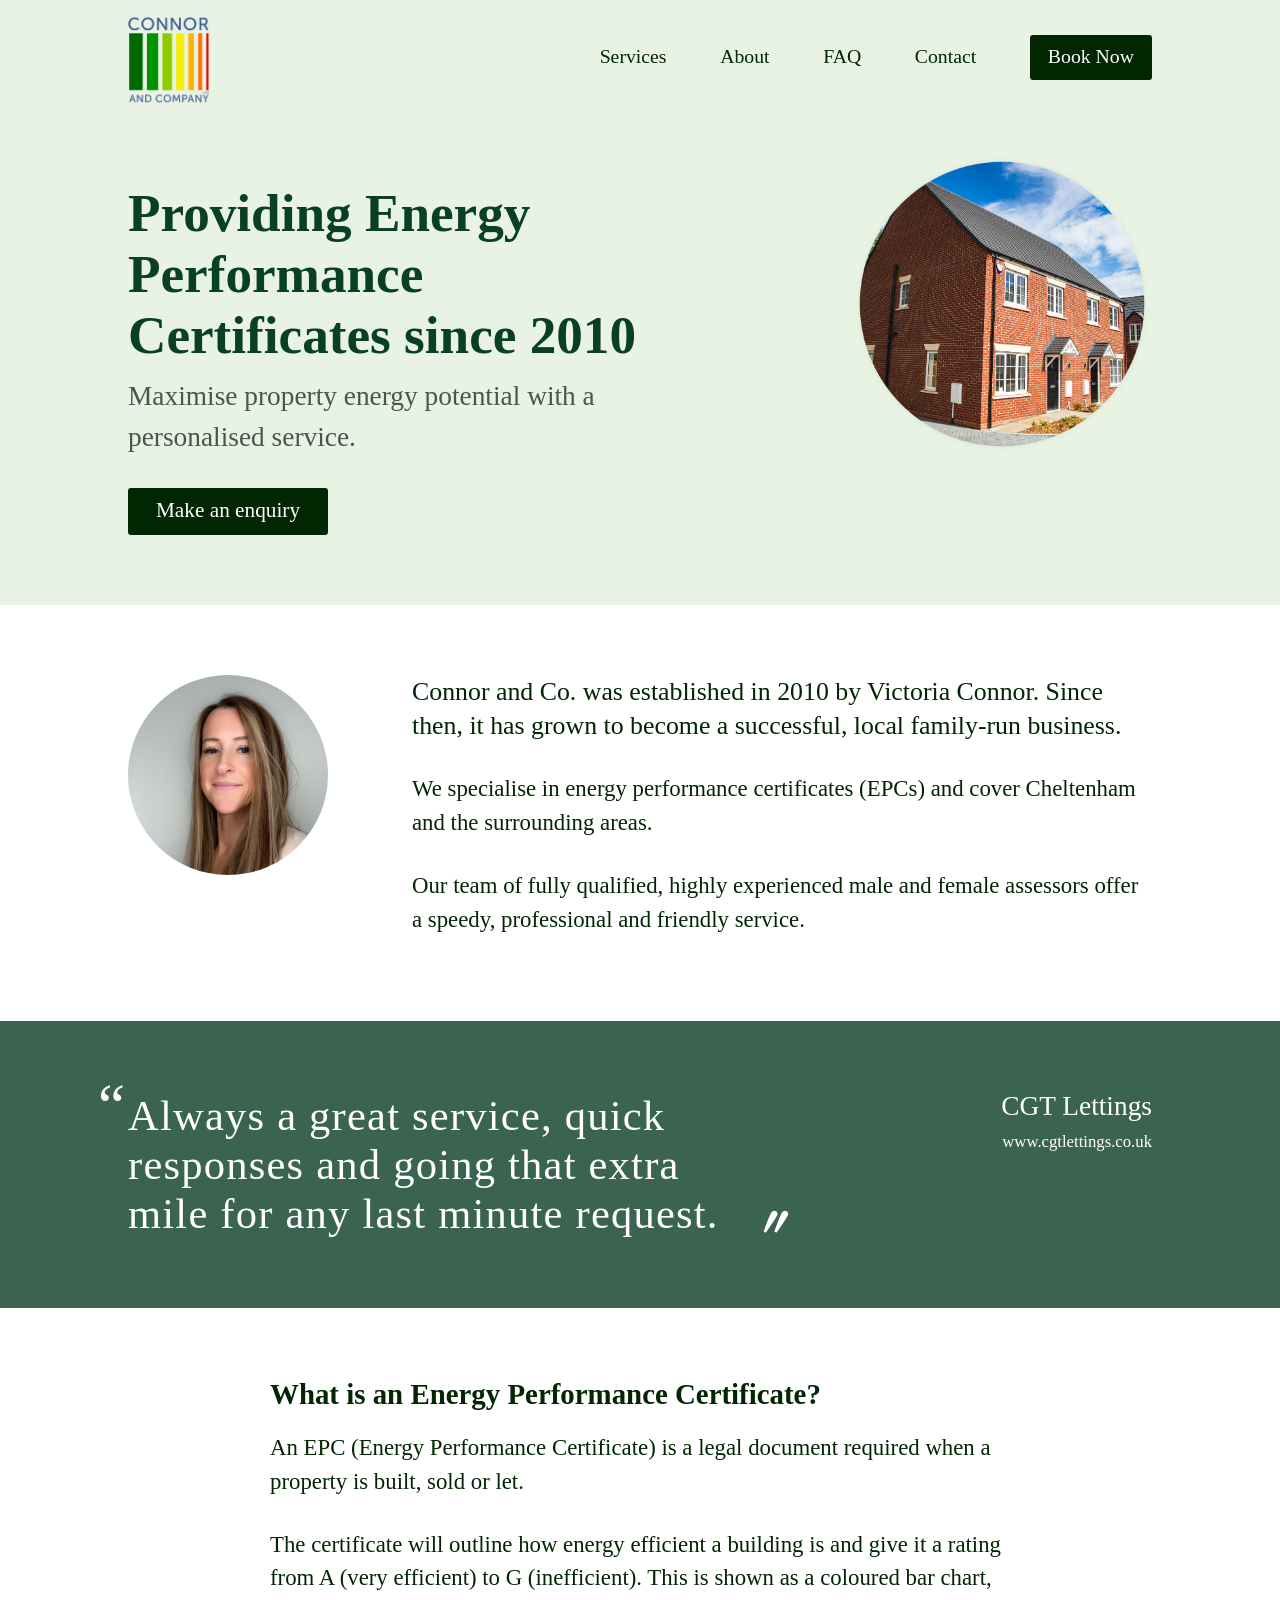
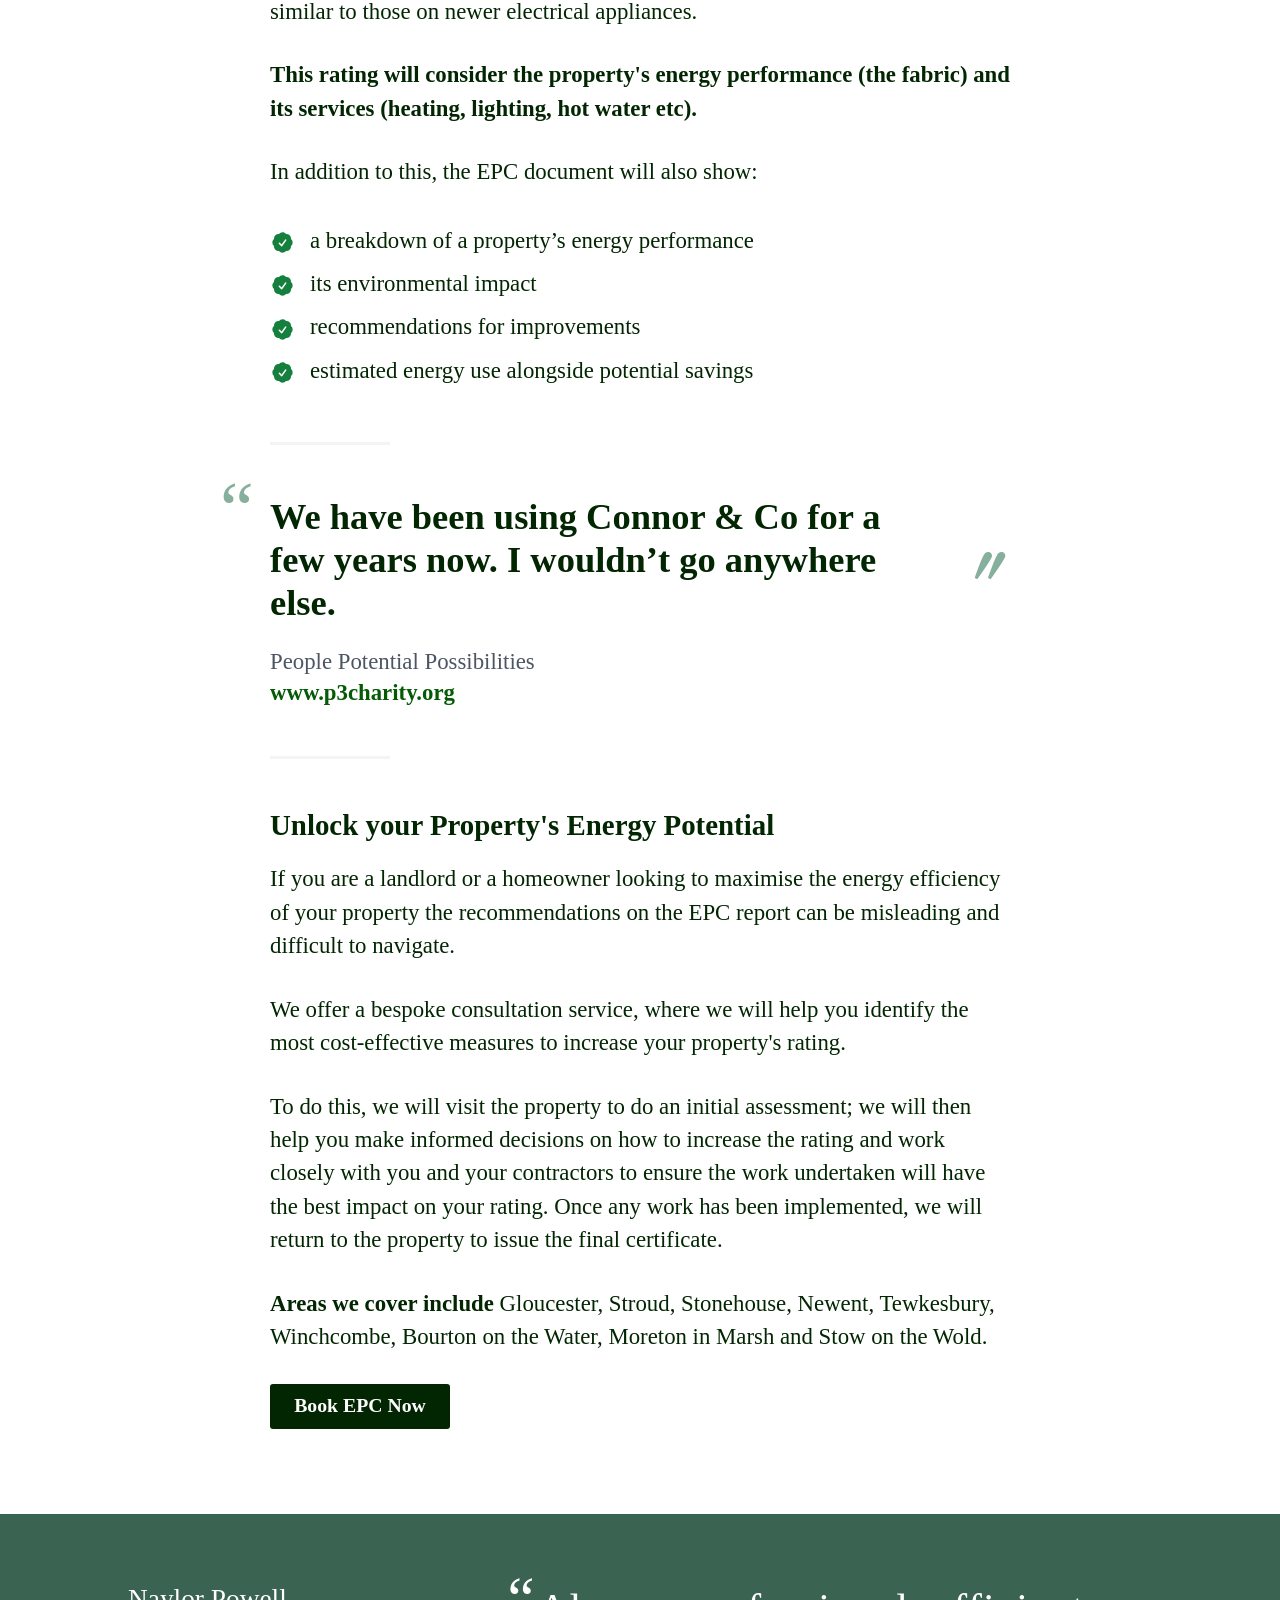
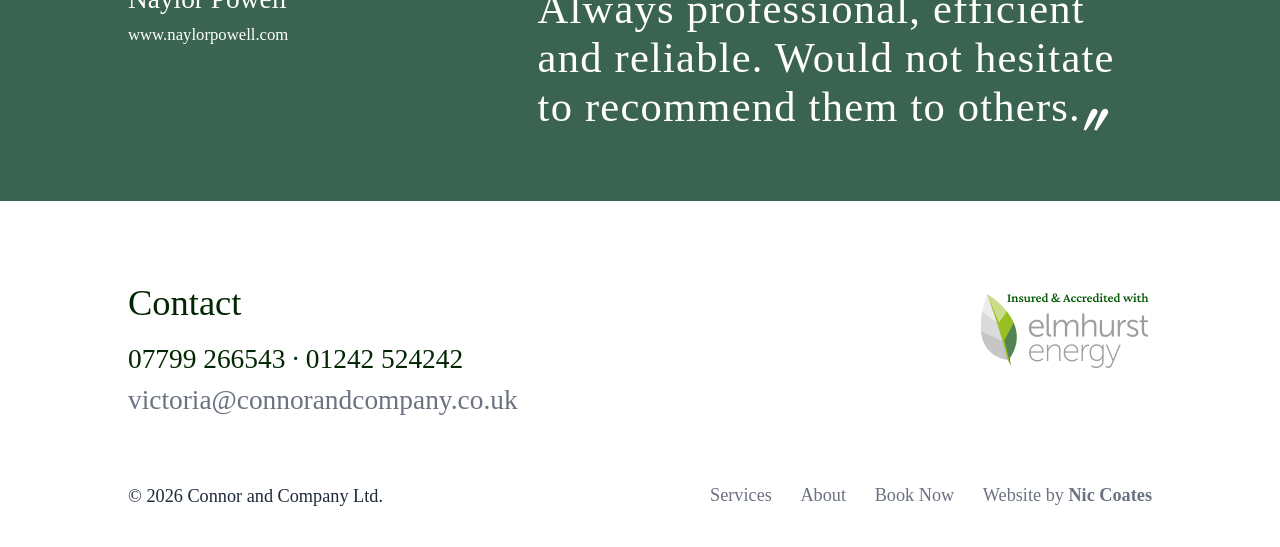
<file: index.html>
<!DOCTYPE html>
<html lang="en">
<head>
    <meta charset="utf-8" />
    <meta content='text/html; charset=utf-8' http-equiv='Content-Type'>
    <meta http-equiv='X-UA-Compatible' content='IE=edge'>
    <meta name='viewport' content="width=device-width,height=device-height, initial-scale=1, shrink-to-fit=yes">

    <meta name="author" content="Nic Coates" />
    <meta name="description" content="Unlock your property's potential with expert Energy Performance Certificates (EPC) from Connor & Company. Trusted local family-run business since 2010. Get your EPC today!">
    <meta name="title" content="Energy Performance Certificates (EPC) | Connor & Company">
    <link rel="canonical" href="https://www.connorandcompany.co.uk">

    <link rel="stylesheet" href="style.css" />
    <link rel="icon" type="image/png" href="/images/icon.png">
    <title>Energy Performance Certificates (EPC) | Connor & Company</title>
</head>
<body>

    <header>
        <div class="container">
            <div class="logo">
                <a href="/"><img src="/images/logo.png" alt="Connor & Company Logo" /></a>
            </div>
            <button class="hamburger" onclick="toggleNav()">☰</button>
            <ul class="nav">
                <li><a href="#services">Services</a></li>
                <li><a href="#about">About</a></li>
                <li><a href="faq">FAQ</a></li>
                <li><a href="#contact">Contact</a></li>
                <a href="/book-epc"><li class="book">Book Now</li></a>
            </ul>
        </div>
    </header>

    <div id="hero">
        <div class="container">
            <div class="left">
                <h1>Providing Energy Performance Certificates since 2010</h1>
                <p>Maximise property energy potential with a personalised service.</p>
                <a href="/book-epc" class="button-solid">Make an enquiry</a>
            </div>
            <div class="right">
                <img src="/images/new_build_house.png" alt="New UK house build" />
            </div>
        </div>
    </div>

    <div id="content">
        <div id="about" class="container">
            <div class="left">
                <img src="/images/vicky_profile.jpg" alt="Victoria Connor" class="profile" />
            </div>
            <div class="right">
                <p class="text-sm">Connor and Co. was established in 2010 by Victoria Connor. Since then, it has grown to become a successful, local family-run business.</p>
                <p>We specialise in energy performance certificates (EPCs) and cover Cheltenham and the surrounding areas.</p>
                <p>Our team of fully qualified, highly experienced male and female assessors offer a speedy, professional and friendly service. </p>
            </div>
        </div>
    </div>

    <div id="testimonial">
        <div class="container">
            <div class="left">
                <span>“</span>
                <h2>Always a great service, quick responses and going that extra mile for any last minute request. </h2>
                <span class="mark-end">&#x301E</span>
            </div>
            <div class="right">
                CGT Lettings
                <a href="https://www.cgtlettings.co.uk/" target="_blank">www.cgtlettings.co.uk</a>
            </div>
        </div>
    </div>

        <div id="content">
        <div id="services" class="container-sm">
            <h3>What is an Energy Performance Certificate?</h3>
            <p>An EPC (Energy Performance Certificate) is a legal document required when a property is built, sold or let.</p>
            <p>The certificate will outline how energy efficient a building is and give it a rating from A (very efficient) to G (inefficient). This is shown as a coloured bar chart, similar to those on newer electrical appliances.</p>
            <p><strong>This rating will consider the property's energy performance (the fabric) and its services (heating, lighting, hot water etc).</strong></p>
            <p>In addition to this, the EPC document will also show:</p>
            <ul>
                <li><svg xmlns="http://www.w3.org/2000/svg" viewBox="0 0 24 24" fill="currentColor" class="w-6 h-6"><path fill-rule="evenodd" d="M8.603 3.799A4.49 4.49 0 0 1 12 2.25c1.357 0 2.573.6 3.397 1.549a4.49 4.49 0 0 1 3.498 1.307 4.491 4.491 0 0 1 1.307 3.497A4.49 4.49 0 0 1 21.75 12a4.49 4.49 0 0 1-1.549 3.397 4.491 4.491 0 0 1-1.307 3.497 4.491 4.491 0 0 1-3.497 1.307A4.49 4.49 0 0 1 12 21.75a4.49 4.49 0 0 1-3.397-1.549 4.49 4.49 0 0 1-3.498-1.306 4.491 4.491 0 0 1-1.307-3.498A4.49 4.49 0 0 1 2.25 12c0-1.357.6-2.573 1.549-3.397a4.49 4.49 0 0 1 1.307-3.497 4.49 4.49 0 0 1 3.497-1.307Zm7.007 6.387a.75.75 0 1 0-1.22-.872l-3.236 4.53L9.53 12.22a.75.75 0 0 0-1.06 1.06l2.25 2.25a.75.75 0 0 0 1.14-.094l3.75-5.25Z" clip-rule="evenodd" /></svg>a breakdown of a property’s energy performance</li>
                <li><svg xmlns="http://www.w3.org/2000/svg" viewBox="0 0 24 24" fill="currentColor" class="w-6 h-6"><path fill-rule="evenodd" d="M8.603 3.799A4.49 4.49 0 0 1 12 2.25c1.357 0 2.573.6 3.397 1.549a4.49 4.49 0 0 1 3.498 1.307 4.491 4.491 0 0 1 1.307 3.497A4.49 4.49 0 0 1 21.75 12a4.49 4.49 0 0 1-1.549 3.397 4.491 4.491 0 0 1-1.307 3.497 4.491 4.491 0 0 1-3.497 1.307A4.49 4.49 0 0 1 12 21.75a4.49 4.49 0 0 1-3.397-1.549 4.49 4.49 0 0 1-3.498-1.306 4.491 4.491 0 0 1-1.307-3.498A4.49 4.49 0 0 1 2.25 12c0-1.357.6-2.573 1.549-3.397a4.49 4.49 0 0 1 1.307-3.497 4.49 4.49 0 0 1 3.497-1.307Zm7.007 6.387a.75.75 0 1 0-1.22-.872l-3.236 4.53L9.53 12.22a.75.75 0 0 0-1.06 1.06l2.25 2.25a.75.75 0 0 0 1.14-.094l3.75-5.25Z" clip-rule="evenodd" /></svg>its environmental impact</li>
                <li><svg xmlns="http://www.w3.org/2000/svg" viewBox="0 0 24 24" fill="currentColor" class="w-6 h-6"><path fill-rule="evenodd" d="M8.603 3.799A4.49 4.49 0 0 1 12 2.25c1.357 0 2.573.6 3.397 1.549a4.49 4.49 0 0 1 3.498 1.307 4.491 4.491 0 0 1 1.307 3.497A4.49 4.49 0 0 1 21.75 12a4.49 4.49 0 0 1-1.549 3.397 4.491 4.491 0 0 1-1.307 3.497 4.491 4.491 0 0 1-3.497 1.307A4.49 4.49 0 0 1 12 21.75a4.49 4.49 0 0 1-3.397-1.549 4.49 4.49 0 0 1-3.498-1.306 4.491 4.491 0 0 1-1.307-3.498A4.49 4.49 0 0 1 2.25 12c0-1.357.6-2.573 1.549-3.397a4.49 4.49 0 0 1 1.307-3.497 4.49 4.49 0 0 1 3.497-1.307Zm7.007 6.387a.75.75 0 1 0-1.22-.872l-3.236 4.53L9.53 12.22a.75.75 0 0 0-1.06 1.06l2.25 2.25a.75.75 0 0 0 1.14-.094l3.75-5.25Z" clip-rule="evenodd" /></svg>recommendations for improvements</li>
                <li><svg xmlns="http://www.w3.org/2000/svg" viewBox="0 0 24 24" fill="currentColor" class="w-6 h-6"><path fill-rule="evenodd" d="M8.603 3.799A4.49 4.49 0 0 1 12 2.25c1.357 0 2.573.6 3.397 1.549a4.49 4.49 0 0 1 3.498 1.307 4.491 4.491 0 0 1 1.307 3.497A4.49 4.49 0 0 1 21.75 12a4.49 4.49 0 0 1-1.549 3.397 4.491 4.491 0 0 1-1.307 3.497 4.491 4.491 0 0 1-3.497 1.307A4.49 4.49 0 0 1 12 21.75a4.49 4.49 0 0 1-3.397-1.549 4.49 4.49 0 0 1-3.498-1.306 4.491 4.491 0 0 1-1.307-3.498A4.49 4.49 0 0 1 2.25 12c0-1.357.6-2.573 1.549-3.397a4.49 4.49 0 0 1 1.307-3.497 4.49 4.49 0 0 1 3.497-1.307Zm7.007 6.387a.75.75 0 1 0-1.22-.872l-3.236 4.53L9.53 12.22a.75.75 0 0 0-1.06 1.06l2.25 2.25a.75.75 0 0 0 1.14-.094l3.75-5.25Z" clip-rule="evenodd" /></svg>estimated energy use alongside potential savings</li>
            </ul>
            <span class="divider"></span>
                <div class="quote">
                    <span class="marks">“</span>
                    <span class="mark-end">&#x301E</span>
                    <span class="text">We have been using Connor & Co for a few years now. I wouldn’t go anywhere else.</span>

                    <span class="source">People Potential Possibilities</span>
                    <a href="https://www.p3charity.org/" class="link">www.p3charity.org</a>
                </div>
            <span class="divider"></span>
            <h3>Unlock your Property's Energy Potential</h3>
            <p>If you are a landlord or a homeowner looking to maximise the energy efficiency of your property the recommendations on the EPC report can be misleading and difficult to navigate.</p>
            <p>We offer a bespoke consultation service, where we will help you identify the most cost-effective measures to increase your property's rating.</p>
            <p>To do this, we will visit the property to do an initial assessment; we will then help you make informed decisions on how to increase the rating and work closely with you and your contractors to ensure the work undertaken will have the best impact on your rating. Once any work has been implemented, we will return to the property to issue the final certificate.</p>
            <p><strong>Areas we cover include</strong> Gloucester, Stroud, Stonehouse, Newent, Tewkesbury, Winchcombe, Bourton on the Water, Moreton in Marsh and Stow on the Wold.</p>
            <a href="/book-epc" class="button-solid">Book EPC Now</a>
        </div>
    </div>

    <div id="testimonial-2">
        <div class="container">
            <div class="left">
                Naylor Powell
                <a href="https://www.naylorpowell.com/" target="_blank">www.naylorpowell.com</a>
            </div>
            <div class="right">
                <span>“</span>
                <h2>Always professional, efficient and  reliable. Would not hesitate to recommend them to others.</h2>
                <span class="mark-end">&#x301E</span>
            </div>
        </div>
    </div>

    <footer>
        <div class="container">
            <div class="left" id="contact">
                <p class="title">Contact</p>
                <p class="phone">07799 266543 &middot; 01242 524242</p>
                <p class="email"><a href="mailto:victoria@connorandcompany.co.uk">victoria@connorandcompany.co.uk</a></p>
                <p class="copyright">© 2026 Connor and Company Ltd.</p>
            </div>
            <div class="right">
                <div class="elmhurst">
                    <img src="/images/elmhurst.png" alt="Elmhurst Energy" />
                </div>
                <ul class="links">
                    <li><a href="#services">Services</a></li>
                    <li><a href="#about">About</a></li>
                    <li><a href="/book-epc">Book Now</a></li>
                    <li>Website by <strong><a href="https://www.niccoates.uk" target="_blank">Nic Coates</a></strong></li>
                </ul>
            </div>
        </div>
    </footer>

    <script>
    document.querySelectorAll('a[href^="#"]').forEach(anchor => {
    anchor.addEventListener('click', function (e) {
        e.preventDefault();

        const headerHeight = document.querySelector('header').offsetHeight; // Get the height of the fixed header
        const targetId = this.getAttribute('href').substring(1); // Get target ID without the '#'
        const targetElement = document.getElementById(targetId); // Get the target element

        if (targetElement) {
            const offsetTop = targetElement.getBoundingClientRect().top + window.pageYOffset; // Get the absolute top position of the target element
            const adjustedTop = offsetTop - headerHeight; // Adjust for the fixed header height

            // Smooth scroll to the adjusted position
            window.scrollTo({
                top: adjustedTop,
                behavior: 'smooth'
            });

            // Optionally, adjust margin-top of the target element to account for fixed header
            targetElement.style.marginTop = headerHeight + 'px';
        }
    })
    });
    </script>

</body>
</html>
</file>
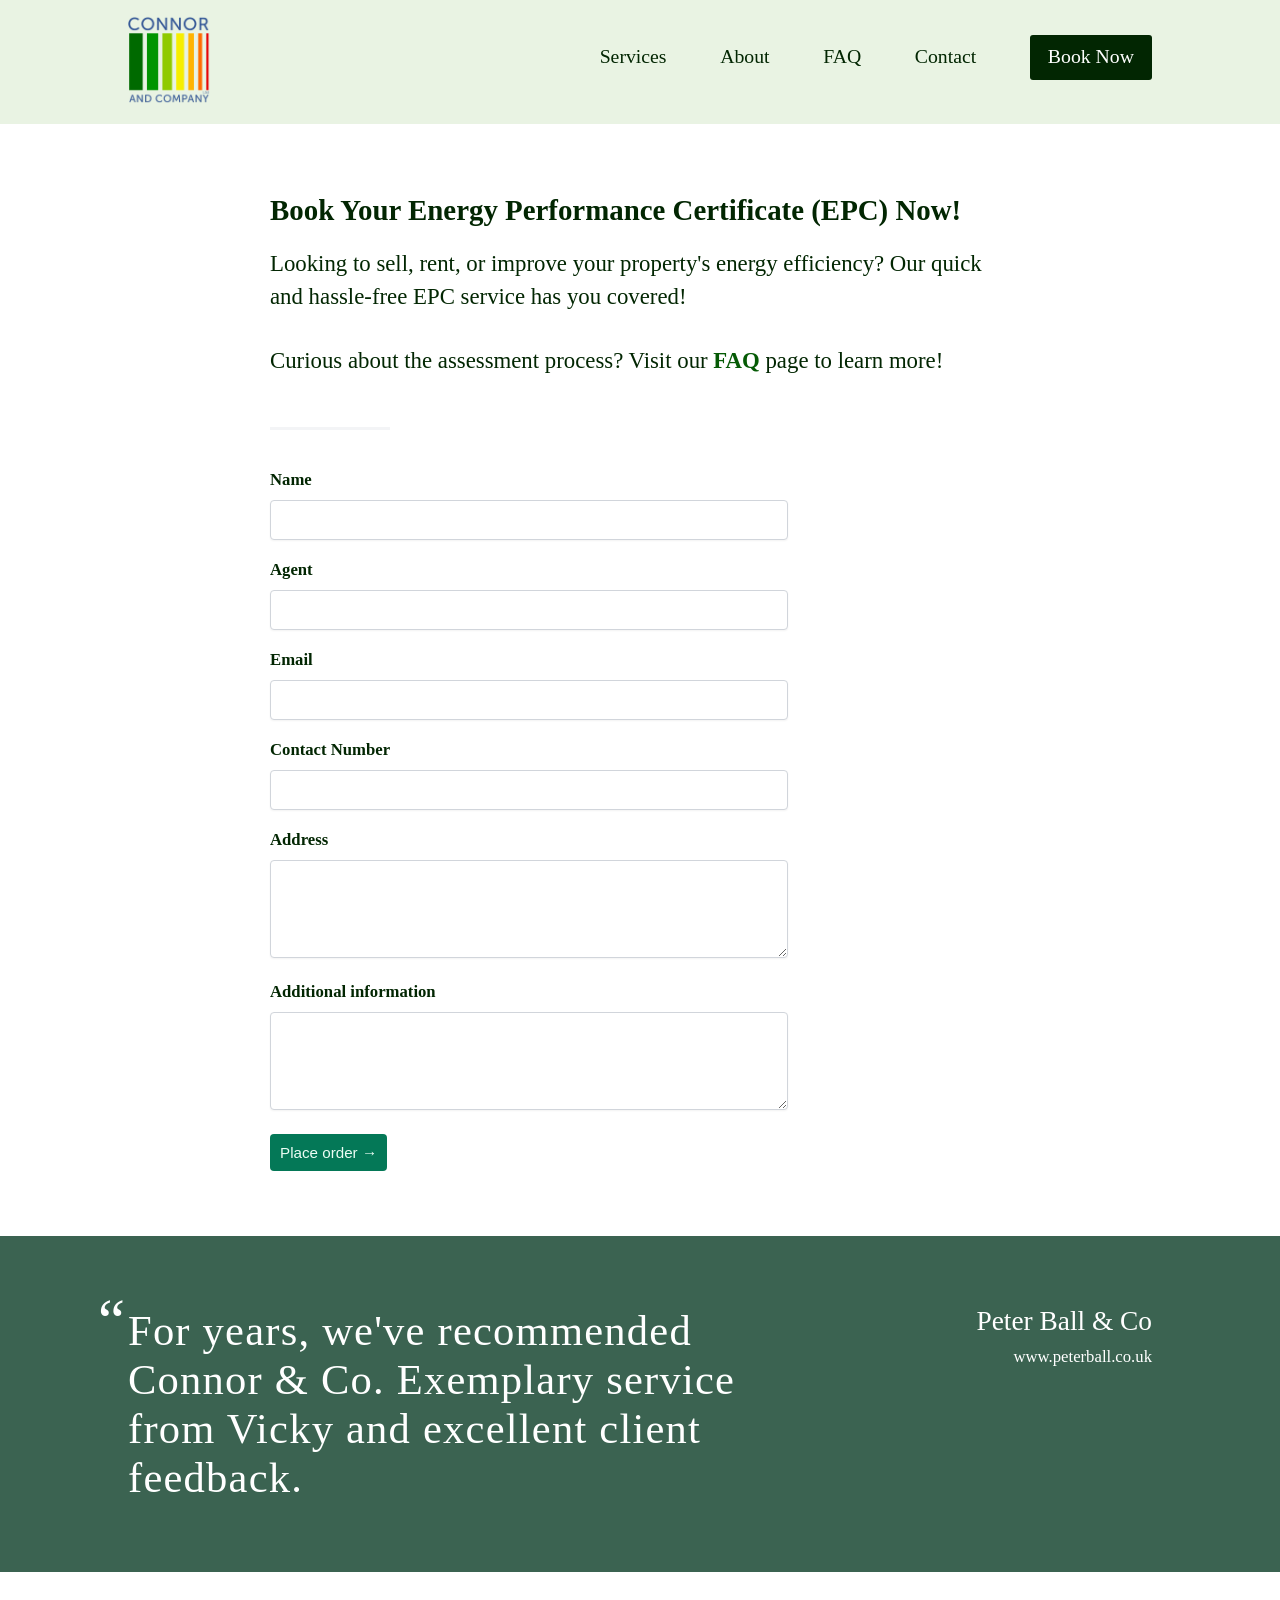
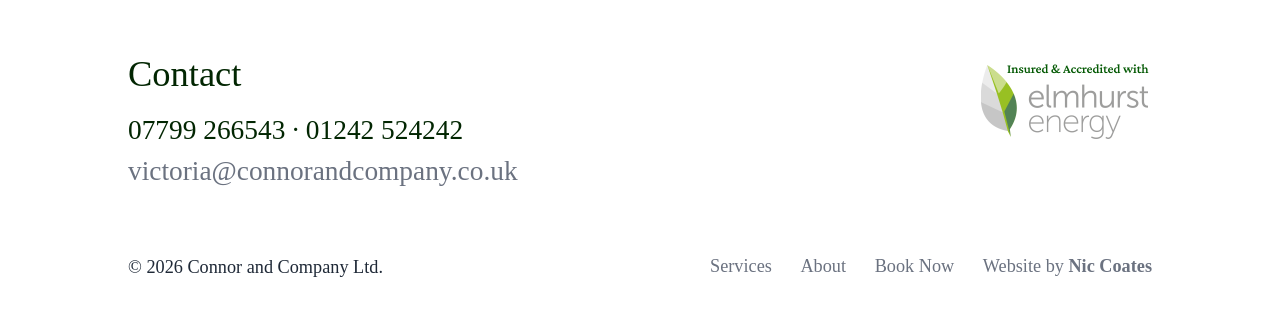
<file: book-epc.html>
<!doctype html>
<html lang="en">
    <head>
        <meta charset="utf-8" />
        <meta content="text/html; charset=utf-8" http-equiv="Content-Type" />
        <meta http-equiv="X-UA-Compatible" content="IE=edge" />
        <meta
            name="viewport"
            content="width=device-width,height=device-height, initial-scale=1, shrink-to-fit=yes"
        />

        <meta name="author" content="Nic Coates" />
        <meta
            name="description"
            content="Unlock your property's potential with expert Energy Performance Certificates (EPC) from Connor & Company. Trusted local family-run business since 2010. Get your EPC today!"
        />
        <meta
            name="title"
            content="Energy Performance Certificates (EPC) | Connor & Company"
        />
        <link rel="canonical" href="https://www.connorandcompany.co.uk" />

        <link rel="stylesheet" href="style.css" />
        <link rel="icon" type="image/png" href="/images/icon.png" />
        <title>Energy Performance Certificates (EPC) | Connor & Company</title>
        <script src="https://code.jquery.com/jquery-3.3.1.min.js"></script>
    </head>
    <body>
        <header>
            <div class="container">
                <div class="logo">
                    <a href="/"
                        ><img
                            src="/images/logo.png"
                            alt="Connor & Company Logo"
                    /></a>
                </div>
                <button class="hamburger" onclick="toggleNav()">☰</button>
                <ul class="nav">
                    <li><a href="/#services">Services</a></li>
                    <li><a href="/#about">About</a></li>
                    <li><a href="faq">FAQ</a></li>
                    <li><a href="/#contact">Contact</a></li>
                    <a href="/book-epc"><li class="book">Book Now</li></a>
                </ul>
            </div>
        </header>

        <div id="content">
            <div class="container-sm">
                <h3>Book Your Energy Performance Certificate (EPC) Now!</h3>
                <p>
                    Looking to sell, rent, or improve your property's energy
                    efficiency? Our quick and hassle-free EPC service has you
                    covered!
                </p>
                <p>
                    Curious about the assessment process? Visit our
                    <a href="/faq">FAQ</a> page to learn more!
                </p>
                <span class="divider"></span>
                <form id="joinForm">
                    <div class="row">
                        <label for="name">Name</label>
                        <input
                            type="text"
                            id="name"
                            name="name"
                            class="form-input"
                            required
                        />
                    </div>
                    <div class="row">
                        <label>Agent</label>
                        <input
                            type="text"
                            id="agent"
                            name="agent"
                            class="form-input"
                            required
                        />
                    </div>
                    <div class="row">
                        <label>Email</label>
                        <input
                            type="email"
                            id="email"
                            name="email"
                            class="form-input"
                            required
                        />
                    </div>
                    <div class="row">
                        <label>Contact Number</label>
                        <input
                            type="text"
                            id="number"
                            name="number"
                            class="form-input"
                        />
                    </div>
                    <div class="row">
                        <label>Address</label>
                        <textarea
                            name="address"
                            id="address"
                            class="form-textbox"
                            rows="4"
                            required
                        ></textarea>
                    </div>
                    <div class="row">
                        <label>Additional information</label>
                        <textarea
                            name="info"
                            class="form-textbox"
                            rows="4"
                        ></textarea>
                    </div>

                    <div class="row">
                        <button type="submit" class="button" id="submit">
                            Place order →
                        </button>
                    </div>
                </form>
                <div id="form-response"></div>
            </div>
        </div>

        <div id="testimonial">
            <div class="container">
                <div class="left">
                    <span>“</span>
                    <h2>
                        For years, we've recommended Connor & Co. Exemplary
                        service from Vicky and excellent client feedback.
                    </h2>
                </div>
                <div class="right">
                    Peter Ball & Co
                    <a href="https://www.peterball.co.uk/" target="_blank"
                        >www.peterball.co.uk</a
                    >
                </div>
            </div>
        </div>

        <footer>
            <div class="container">
                <div class="left" id="contact">
                    <p class="title">Contact</p>
                    <p class="phone">07799 266543 &middot; 01242 524242</p>
                    <p class="email">
                        <a href="mailto:victoria@connorandcompany.co.uk"
                            >victoria@connorandcompany.co.uk</a
                        >
                    </p>
                    <p class="copyright">© 2026 Connor and Company Ltd.</p>
                </div>
                <div class="right">
                    <div class="elmhurst">
                        <img src="/images/elmhurst.png" alt="Elmhurst Energy" />
                    </div>
                    <ul class="links">
                        <li><a href="#services">Services</a></li>
                        <li><a href="#about">About</a></li>
                        <li><a href="/book-epc">Book Now</a></li>
                        <li>
                            Website by
                            <strong
                                ><a
                                    href="https://www.niccoates.uk"
                                    target="_blank"
                                    >Nic Coates</a
                                ></strong
                            >
                        </li>
                    </ul>
                </div>
            </div>
        </footer>

        <script src="/javascripts/app.js" type="text/javascript"></script>
        <script>
            function toggleNav() {
                var nav = document.querySelector("header ul.nav");
                nav.classList.toggle("show");
            }
        </script>
    </body>
</html>
</file>
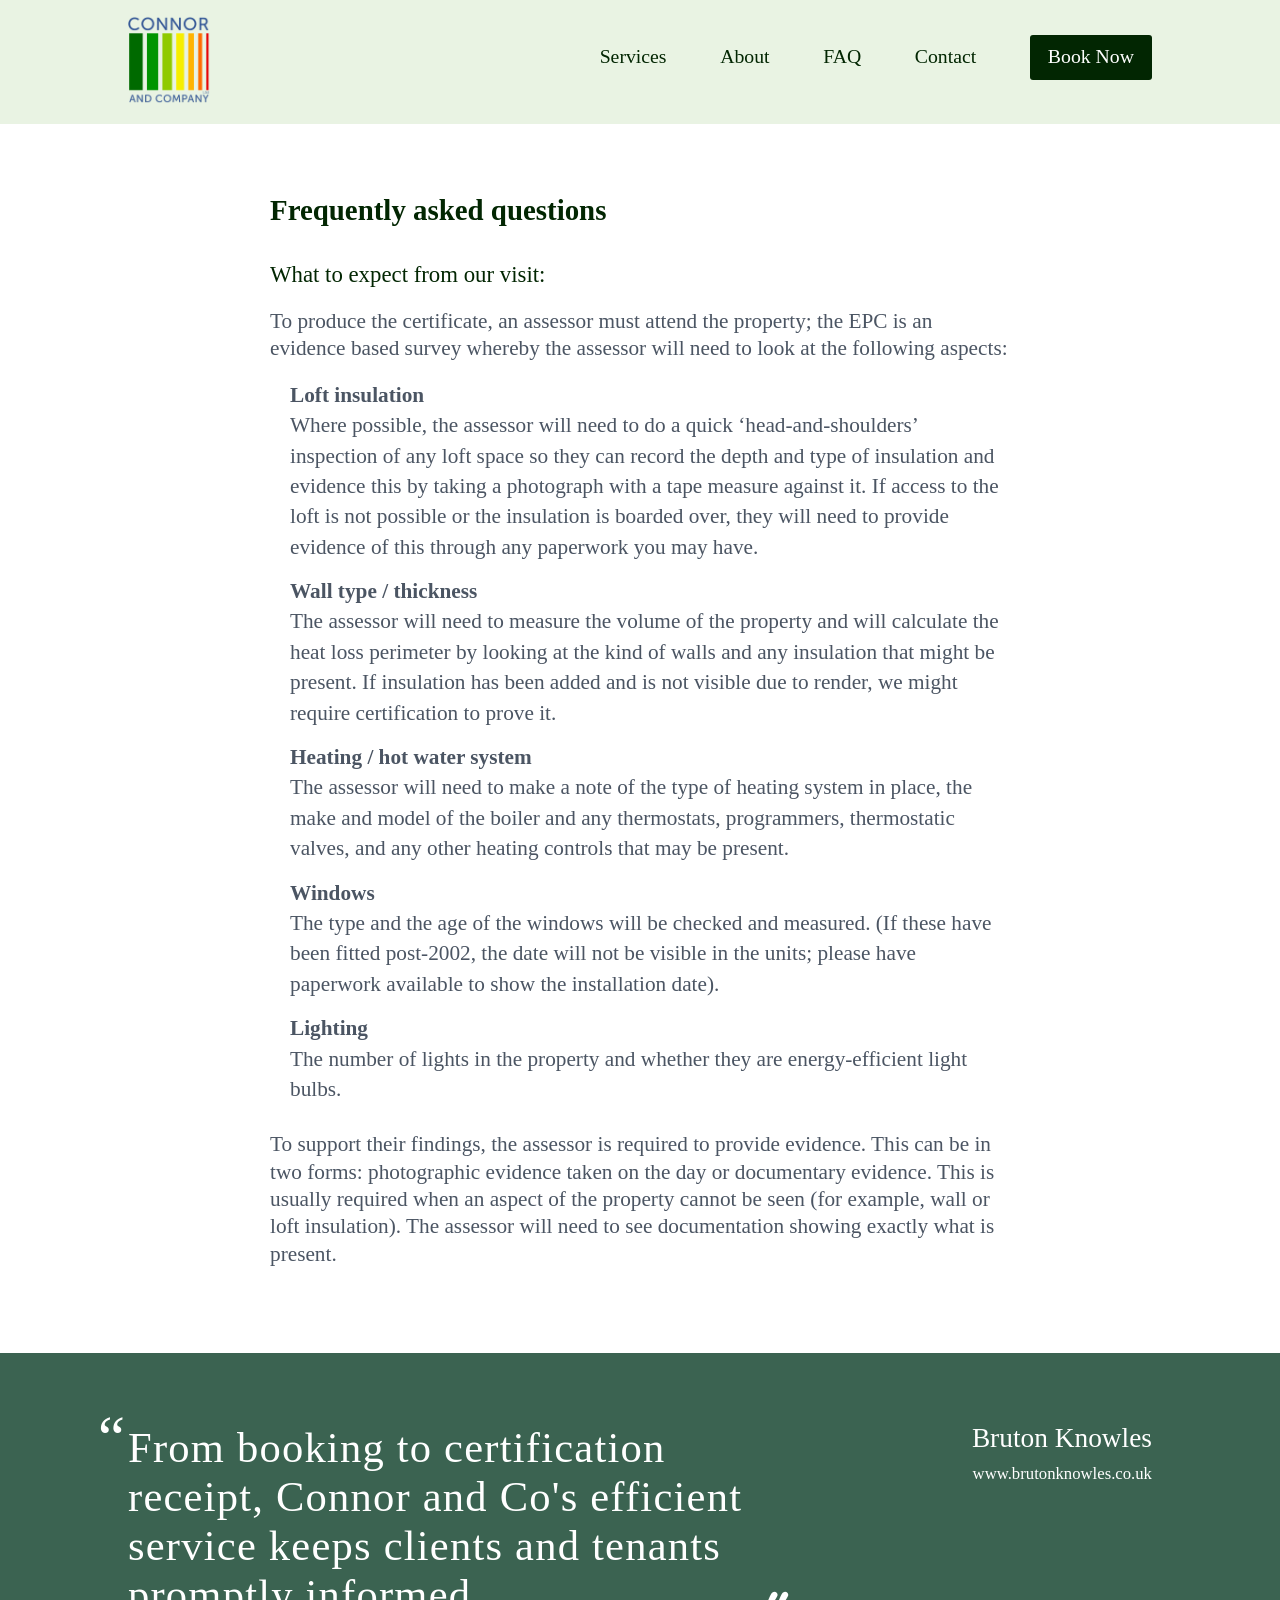
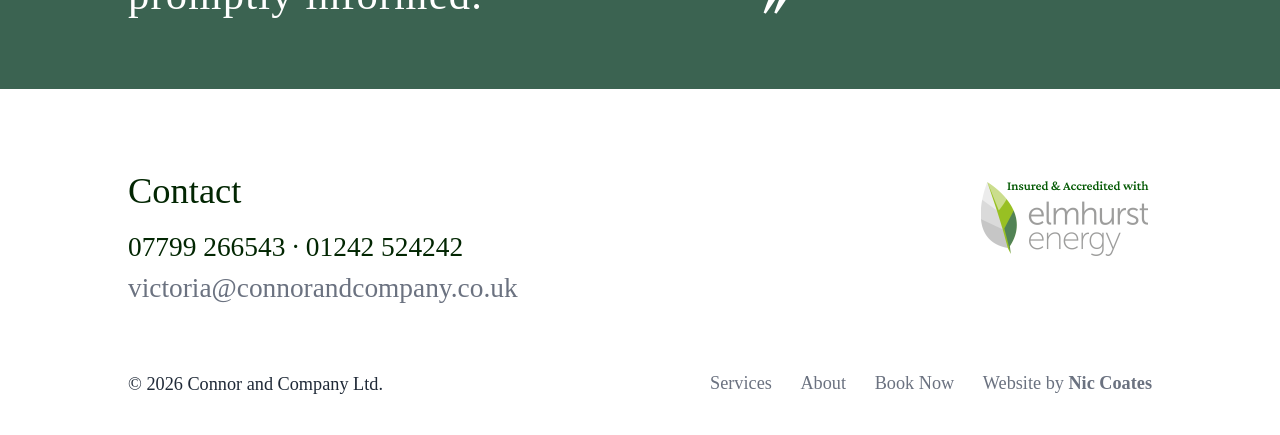
<file: faq.html>
<!DOCTYPE html>
<html lang="en">
<head>
    <meta charset="utf-8" />
    <meta content='text/html; charset=utf-8' http-equiv='Content-Type'>
    <meta http-equiv='X-UA-Compatible' content='IE=edge'>
    <meta name='viewport' content="width=device-width,height=device-height, initial-scale=1, shrink-to-fit=yes">

    <meta name="author" content="Nic Coates" />
    <meta name="description" content="Unlock your property's potential with expert Energy Performance Certificates (EPC) from Connor & Company. Trusted local family-run business since 2010. Get your EPC today!">
    <meta name="title" content="Energy Performance Certificates (EPC) | Connor & Company">
    <link rel="canonical" href="https://www.connorandcompany.co.uk">

    <link rel="stylesheet" href="style.css" />
    <link rel="icon" type="image/png" href="/images/icon.png">
    <title>Energy Performance Certificates (EPC) | Connor & Company</title>
</head>
<body>

    <header>
        <div class="container">
            <div class="logo">
                <a href="/"><img src="/images/logo.png" alt="Connor & Company Logo" /></a>
            </div>
            <button class="hamburger" onclick="toggleNav()">☰</button>
            <ul class="nav">
                <li><a href="/#services">Services</a></li>
                <li><a href="/#about">About</a></li>
                <li><a href="/faq">FAQ</a></li>
                <li><a href="/#contact">Contact</a></li>
                <a href="/book-epc"><li class="book">Book Now</li></a>
            </ul>
        </div>
    </header>

    <div id="content">
        <div class="container-sm">
            <h3>Frequently asked questions</h3>
            <h4 class="question">What to expect from our visit:</h4>
            <p class="answer">To produce the certificate, an assessor must attend the property; the EPC is an evidence based survey whereby the assessor will need to look at the following aspects:</p>
            <ul class="faq">
              <li><strong>Loft insulation</strong>Where possible, the assessor will need to do a quick ‘head-and-shoulders’ inspection of any loft space so they can record the depth and type of insulation and evidence this by taking a photograph with a tape measure against it. If access to the loft is not possible or the insulation is boarded over, they will need to provide evidence of this through any paperwork you may have.</li>
              <li><strong>Wall type / thickness</strong>The assessor will need to measure the volume of the property and will calculate the heat loss perimeter by looking at the kind of walls and any insulation that might be present. If insulation has been added and is not visible due to render, we might require certification to prove it.</li>
              <li><strong>Heating / hot water system</strong>The assessor will need to make a note of the type of heating system in place, the make and model of the boiler and any thermostats, programmers, thermostatic valves, and any other heating controls that may be present.</li>
              <li><strong>Windows</strong>The type and the age of the windows will be checked and measured. (If these have been fitted post-2002, the date will not be visible in the units; please have paperwork available to show the installation date).</li>
              <li><strong>Lighting</strong>The number of lights in the property and whether they are energy-efficient light bulbs.</li>
            </ul>
            <p class="answer">To support their findings, the assessor is required to provide evidence. This can be in two forms: photographic evidence taken on the day or documentary evidence. This is usually required when an aspect of the property cannot be seen (for example, wall or loft insulation). The assessor will need to see documentation showing exactly what is present.</p>
        </div>
    </div>

      <div id="testimonial">
        <div class="container">
            <div class="left">
                <span>“</span>
                <h2>From booking to certification receipt, Connor and Co's efficient service keeps clients and tenants promptly informed.</h2>
                <span class="mark-end">&#x301E</span>
            </div>
            <div class="right">
                Bruton Knowles
                <a href="https://www.brutonknowles.co.uk/" target="_blank">www.brutonknowles.co.uk</a>
            </div>
        </div>
    </div>

    <footer>
        <div class="container">
            <div class="left" id="contact">
                <p class="title">Contact</p>
                <p class="phone">07799 266543 &middot; 01242 524242</p>
                <p class="email"><a href="mailto:victoria@connorandcompany.co.uk">victoria@connorandcompany.co.uk</a></p>
                <p class="copyright">© 2026 Connor and Company Ltd.</p>
            </div>
            <div class="right">
                <div class="elmhurst">
                    <img src="/images/elmhurst.png" alt="Elmhurst Energy" />
                </div>
                <ul class="links">
                    <li><a href="#services">Services</a></li>
                    <li><a href="#about">About</a></li>
                    <li><a href="/book-epc">Book Now</a></li>
                    <li>Website by <strong><a href="https://www.niccoates.uk" target="_blank">Nic Coates</a></strong></li>
                </ul>
            </div>
        </div>
    </footer>

        <script>
        function toggleNav() {
        var nav = document.querySelector('header ul.nav');
            nav.classList.toggle('show');
        }
    </script>

</body>
</html>
</file>
<file: style.css>
@import url(https://fonts.bunny.net/css?family=crimson-pro:300,400,500,600,700);

*,
*:after,
*:before {
  margin: 0;
  padding: 0;
  box-sizing: border-box;
}
:root {
 font-family: 'Crimson Pro', serif;
}
body, html{
  font-size: 0.95rem;
  color: #022602;
  background: #ffffff;
}
a{
	color: #055A05;
}
.container{ 
	width: 1024px;
	margin: 0 auto; 
}
header{
	background: #E9F3E3;
	float: left;
	width: 100%;
	padding: 15px 0;
}
header .logo{
	float: left;
}
header .logo img{
	height: 90px;
}
header ul.nav{
	list-style: none;
	margin: 20px 0 0 0;
	padding: 0;
	float: right;
}
header ul.nav li{
	display: inline-block;
	font-size: 1.3rem;
	margin: 0 0 0 50px;
}
header ul.nav li.book{
	background: #022602;
	color: #ffffff;
	border-radius: 3px;
	padding: 10px 18px 12px 18px;
}
header ul.nav li.book:hover{
	background: #054A05;
	cursor: pointer;
	transition: background 0.1s ease-in-out;
}
header ul.nav li.button a{
	color: #ffffff;
}
header ul.nav li.button {
    display: none; /* Hide button by default */
}
header ul.nav li.button a {
    color: #ffffff;
}
header a{
	color: #022602;
	text-decoration: none;
	transition: color 0.1s ease-in-out;
}
header a:hover{
	color: #055A05;
	cursor: pointer;
}
header .hamburger{
	display: none;
}
#hero{
	background: #E9F3E3;
	float: left;
	width: 100%;
	padding: 30px 0 70px 0;
}
#hero .left{
	width: 50%;
	float: left;
}
#hero .right{
	width: 50%;
	float: left;
}
#hero h1{
	color: #0A3F27;
	font-size: 3.5rem;
	margin: 30px 0 0 0;
	line-height: 4rem;
}
#hero p{
	color: #4A5450;
	font-size: 1.8rem;
	font-weight: 300;
	margin: 10px 0 0 0;
	line-height: 2.7rem;
}
#hero img{
	float: right;
	width: 300px;
}
#hero .button-solid{
	margin: 30px 0 0 0;
	display: block;
	width: 200px;
	text-align: center;
	padding: 17px 15px;
	font-size: 1.4rem;
	background: #022602;
	color: #ffffff;
	border-radius: 3px;
	padding: 10px 18px 12px 18px;
	text-decoration: none;
	transition: background 0.1s ease-in-out;
}
#hero .button-solid:hover{
	background: #054A05;
	color: #ffffff;
	cursor: pointer;
}
#content{
	width: 100%;
	padding: 70px 0 55px 0;
	float: left;
}
.container-sm{
	width: 740px;
	margin: 0 auto;
}
#content .text-sm{
	font-size: 1.7rem;
	font-weight: 500;
}
#content .left{
	width: 284px;
	float: left;
}
#content .right{
	width: 740px;
	float: left;
}
#content .profile{
	width: 200px;
	height: 200px;
	border-radius: 50%;
}
#content p{
	font-size: 1.5rem;
	color: #022602;
	font-weight: 300;
	margin: 0 0 30px 0;
	line-height: 2.2rem;
}
#content a{
	color: #055A05;
	font-size: 1.5rem;
	text-decoration: none;
	font-weight: 600;
}
#content a:hover{
	color: #022602;
	cursor: pointer;
}
#content h3{
	font-size: 1.9rem;
	margin: 0 0 20px 0;
}
#content h4{
	font-size: 1.7rem;
	margin: 0 0 20px 0;
}
#content h4.question{
	font-size: 1.5rem;
	font-weight: 500;
	margin-top: 20px;
	margin-bottom: 0;
	padding-top: 15px;
}
#content p.answer{
	color: #4b5563;
	font-size: 1.4rem;
	margin-top: 20px;
	line-height: 1.8rem;
}
#content ul{
	list-style: none;
	padding: 0;
}
#content ul li{
	padding: 5px 0;
	font-size: 1.5rem;
	color: #022602;
	font-weight: 300;
	line-height: 2.2rem;
}
#content ul li svg{
	height: 25px;
	vertical-align: middle;
	fill: #15803d;
	margin-right: 15px;
}
#content ul.faq{
	margin: -20px 0 0 0;
	padding: 0 0 0 20px;
	color: #4b5563;
}
#content ul.faq li{
	color: #4b5563;
	font-size: 1.4rem;
	font-weight: 300;
	padding: 7px 0;
	line-height: 2rem;
}
#content ul.faq li strong{
	display: block;
}
.quote{
	width: 100%;
	color: #4b5563;
}
.quote .marks{
	display: block;
	position: absolute;
	font-size: 5rem;
	color: #87AF9D;
	margin: -30px 0 0 -50px;
}
.quote .mark-end{
	display: block;
	float: right;
	position: relative;
	font-size: 5rem;
	color: #87AF9D;
	margin: 40px 0 0 0;
}
.quote .text{
	color: #022602;
	font-size: 2.4rem;
	display: block;
	font-weight: 600;
}
.quote .source{
	font-size: 1.5rem;
	display: block;
	margin-top: 25px;
	margin-bottom: 5px;
}
.divider{
	width: 120px;
	background: #f3f4f6;
	height: 3px;
	display: block;
	margin: 50px 0;
}
#testimonial, #testimonial-2{
	background: #3B6351;
	width: 100%;
	float: left;
	padding: 70px 0;
}
#testimonial a, #testimonial-2 a{
	display: block;
	color: #ffffff;
	text-decoration: none;
	font-weight: 300;
	font-size: 1.1rem;
	margin: 10px 0 0 0;
}
#testimonial a:hover, #testimonial-2 a:hover{
	text-decoration: underline;
}
#testimonial .mark-end{
	display: inline-block;
	float: right;
	position: relative;
	font-size: 4rem;
	color: #ffffff;
	margin: -40px -50px -60px 0;
}
#testimonial-2 .mark-end{
	display: inline-block;
	float: right;
	position: relative;
	font-size: 4rem;
	color: #ffffff;
	margin: -35px 40px -60px 0;
}
#testimonial .left{
	width: 60%;
	float: left;
}
#testimonial .right{
	width: 40%;
	float: left;
	text-align: right;
	color: #ffffff;
	font-size: 1.8rem;
}
#testimonial-2 .right{
	width: 60%;
	float: left;
}
#testimonial-2 .left{
	width: 40%;
	float: left;
	text-align: left;
	color: #ffffff;
	font-size: 1.8rem;
}
#testimonial span, #testimonial-2 span{
	position: absolute;
	font-size: 4rem;
	color: #ffffff;
	margin-top: -20px;
	margin-left: -30px;
}
#testimonial h2, #testimonial-2 h2{
	color: #ffffff;
	font-size: 2.8rem;
	font-weight: 300;
	letter-spacing: 0.08rem;
}
#content .button-solid{
	background: #022602;
	color: #ffffff;
	border-radius: 3px;
	padding: 10px 18px 12px 18px;
	text-decoration: none;
	font-size: 1.3rem;
	display: block;
	width: 180px;
	text-align: center;
	margin: 10px 0 30px 0;
	transition: background 0.1s ease-in-out;
}
#content .button-solid:hover{
	background: #054A05;
	color: #ffffff;
	cursor: pointer;
}
#joinForm{
	width: 100%;
	float: left;
	margin-top: -20px;
}
#joinForm .row{
	width: 100%;
	padding: 10px 0;
	float: left;
}
#joinForm label{
	display: block;
	width: 100%;
	font-size: 1.1rem;
	margin-bottom: 10px;
	font-weight: 600;
}
#joinForm .form-input{
	width: 70%;
	border-radius: 4px;
	outline: none;
	border: 1px solid #d1d5db;
	font-size: 1.2rem;
	padding: 8px 10px;
	box-shadow: 0 1px 2px 0 rgb(0 0 0 / 0.05);
}
#joinForm .form-input:focus{
	border: 2px solid #059669;
	padding: 7px 9px;
}
#joinForm .form-textbox{
	width: 70%;
	border-radius: 4px;
	outline: none;
	border: 1px solid #d1d5db;
	font-size: 1.2rem;
	padding: 8px 10px;
	box-shadow: 0 1px 2px 0 rgb(0 0 0 / 0.05);
}
#joinForm .form-textbox:focus{
	border: 2px solid #059669;
	padding: 7px 9px;
}
#joinForm .button{
	border-radius: 4px;
	background: #047857;
	border: 0;
	font-size: 1rem;
	padding: 10px;
	color: #ecfdf5;
	transition: background 0.1s ease-in-out;
}
#joinForm .button:hover{
	background: #059669;
	cursor: pointer;
}
#form-response{
	display: none;
	width: 100%;
	float: left;
	background: #f0fdf4;
	border-radius: 2px;
	padding: 20px;
	font-size: 1.2rem;
	color: #14532d;
}
 .faq-item {
    margin-bottom: 20px;
  }
  .faq-question {
    cursor: pointer;
    font-weight: bold;
    font-size: 1.5rem;
  }
  .faq-answer {
    display: none;
  }
footer{
	padding: 80px 0 40px 0;
	float: left;
	width: 100%;
}
footer .left{
	width: 50%;
	float: left;
}
footer .right{
	width: 50%;
	float: left;
}
footer .family{
	font-size: 2rem;
	font-weight: 300;
	color: #0A3F27;
	width: 400px;
	line-height: 2.2rem;
	letter-spacing: 0.05rem;
	margin: 0 0 30px 0;
	border-left: 3px solid #0A3F27;
	padding-left: 20px;
}
footer .copyright{
	font-size: 1.2rem;
	font-weight: 500;
	color: #1f2937;
	margin-top: 70px;
}
footer .elmhurst{
	float: right;
}
footer ul.links{
	float: right;
	list-style: none;
	margin-top: 100px;
}
footer ul.links li{
	display: inline-block;
	font-size: 1.2rem;
	color: #6b7280;
	margin-left: 25px;
}
footer a{
	color: #6b7280;
	text-decoration: none;
}
footer a:hover{
	text-decoration: underline;
	cursor: pointer;
}
footer .title{
	font-size: 2.4rem;
	font-weight: 500;
	margin-bottom: 20px;
}
footer .phone{
	font-size: 1.8rem;
}
footer .email{
	font-size: 1.8rem;
	margin-top: 10px;
}

@media (max-width: 575.98px) { 
	.container, .container-sm{
		width: 360px;
	}
	#content .left{
		width: 360px;
		text-align: center;
		margin-bottom: 50px;
	}
	#content .right{
		width: 360px;
	}
	header ul.nav {
        display: none; /* Hide navigation by default on small screens */
    }

    header ul.nav.show {
        display: block; /* Show navigation when active */
    }

    header ul.nav.show li {
        display: block; /* Show list items vertically */
        margin: 10px 0; /* Adjust margin for list items */
    }

    header ul.nav li.button {
        display: inline-block; /* Show button as inline-block */
    }
    #hero img{
    	display: none;
    }
	 #hero .left{
		width: 100%;
		float: left;
	}
	#hero .right{
		width: 100%;
		float: left;
	}
	#hero h1{
		color: #0A3F27;
		font-size: 2.6rem;
	}
	#testimonial span, #testimonial-2 span{
		position: absolute;
		font-size: 3rem;
		color: #ffffff;
		margin-top: -30px;
		margin-left: 5px;
	}
	#testimonial h2, #testimonial-2 h2{
		color: #ffffff;
		font-size: 2rem;
		font-weight: 300;
		letter-spacing: 0.08rem;
	}
	#testimonial .left{
		width: 100%;
		float: left;
	}
	#testimonial .right{
		width: 100%;
		text-align: left;
		font-size: 1.3rem;
		margin-top: 30px;
	}
	#testimonial-2 .right{
		width: 100%;
	}
	#testimonial-2 .left{
		width: 100%;
		font-size: 1.3rem;
		margin-bottom: 50px;
	}
	footer .left{
		width: 100%;
		float: left;
	}
	footer .right{
		width: 100%;
		float: left;
	}
	footer .family{
		font-size: 2rem;
		font-weight: 300;
		color: #0A3F27;
		width: 320px;
		line-height: 2.2rem;
		letter-spacing: 0.05rem;
		margin: 0 0 30px 0;
		border-left: 3px solid #0A3F27;
		padding-left: 20px;
	}
	footer .copyright{
		font-size: 1.2rem;
		font-weight: 500;
		color: #1f2937;
		margin-top: 40px;
	}
	footer .elmhurst{
		float: left;
		margin-top: 30px;
	}
	footer ul.links{
		float: left;
		list-style: none;
		margin-top: 10px;
	}
	footer ul.links li{
		display: block;
		font-size: 1.2rem;
		color: #6b7280;
		margin-left: 0;
		margin-bottom: 5px;
	}
	/* Hamburger menu button styles */
		header button.hamburger{
		    display: block;
		    background: none;
		    border: none;
		    color: #022602;
		    font-size: 1.5rem;
		    padding: 10px;
		    cursor: pointer;
		    transition: color 0.1s ease-in-out;
		    float: right;
		}

		header button.hamburger:hover {
		    color: #54B847; /* Change color on hover */
		}

		/* Hamburger menu icon animation */
		header button.hamburger::before {
		    transition: transform 0.1s ease-in-out, margin 0.1s ease-in-out;
		}

		header button.hamburger::after {
		    transition: transform 0.1s ease-in-out, margin 0.1s ease-in-out;
		}

		/* Hamburger menu icon animation when active */
		header ul.nav.show + button.hamburger::before {
		    transform: rotate(45deg) translate(4px, 5px);
		    margin: 0; /* Adjust spacing */
		}

		header ul.nav.show + button.hamburger::after {
		    transform: rotate(-45deg) translate(4px, -5px);
		    margin: 0; /* Adjust spacing */
		}
}
</file>
